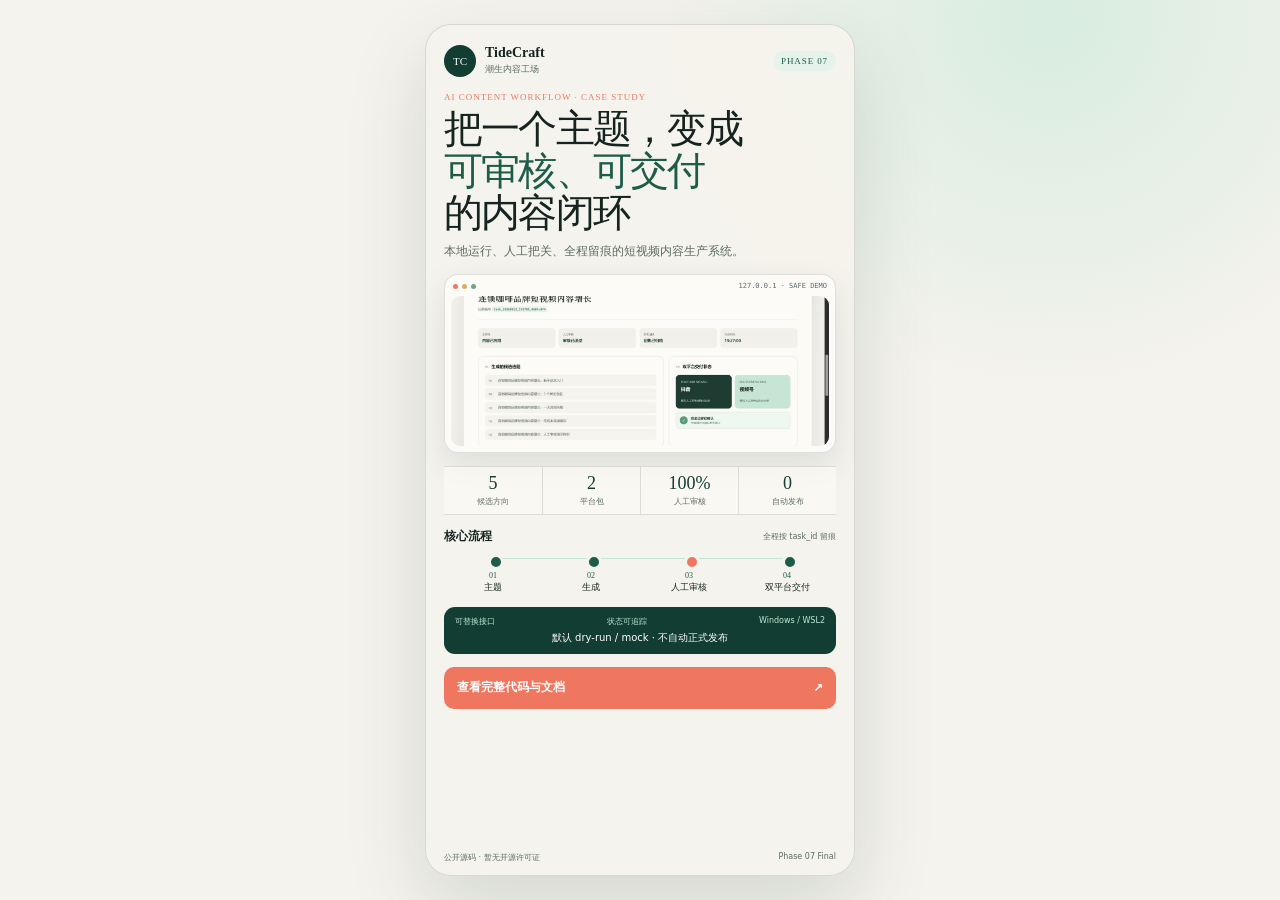
<file: apps/portfolio/index.html>
<!doctype html>
<html lang="zh-CN">
  <head>
    <meta charset="utf-8">
    <meta name="viewport" content="width=device-width, initial-scale=1">
    <meta
      name="description"
      content="潮生内容工场 TideCraft：本地运行、人工审核、全程可追踪的短视频内容生产闭环。"
    >
    <meta name="theme-color" content="#f5f3ed">
    <title>潮生内容工场 TideCraft｜项目作品集</title>
    <link rel="stylesheet" href="./styles.css">
  </head>
  <body>
    <main class="portfolio" aria-label="潮生内容工场项目作品集">
      <header class="topbar">
        <a class="brand" href="#top" aria-label="潮生内容工场作品集首页">
          <span class="brand-mark" aria-hidden="true">TC</span>
          <span><strong>TideCraft</strong><small>潮生内容工场</small></span>
        </a>
        <span class="phase">PHASE 07</span>
      </header>

      <section class="intro" id="top">
        <p class="eyebrow">AI CONTENT WORKFLOW · CASE STUDY</p>
        <h1>把一个主题，变成<br><em>可审核、可交付</em><br>的内容闭环</h1>
        <p class="summary">本地运行、人工把关、全程留痕的短视频内容生产系统。</p>
      </section>

      <figure class="product-preview">
        <div class="window-bar" aria-hidden="true">
          <i></i><i></i><i></i><span>127.0.0.1 · SAFE DEMO</span>
        </div>
        <img
          src="../../assets/screenshots/customer-demo-workflow.jpg"
          alt="潮生内容工场客户演示结果，展示候选选题、人工审核和双平台交付状态"
          width="1266"
          height="712"
        >
      </figure>

      <section class="metrics" aria-label="项目指标">
        <article><strong>5</strong><span>候选方向</span></article>
        <article><strong>2</strong><span>平台包</span></article>
        <article><strong>100%</strong><span>人工审核</span></article>
        <article><strong>0</strong><span>自动发布</span></article>
      </section>

      <section class="workflow" aria-labelledby="workflow-title">
        <div class="section-title">
          <p id="workflow-title">核心流程</p>
          <span>全程按 task_id 留痕</span>
        </div>
        <ol>
          <li><b>01</b><strong>主题</strong></li>
          <li><b>02</b><strong>生成</strong></li>
          <li class="human"><b>03</b><strong>人工审核</strong></li>
          <li><b>04</b><strong>双平台交付</strong></li>
        </ol>
      </section>

      <section class="boundaries" aria-label="项目能力与安全边界">
        <p><span>可替换接口</span><span>状态可追踪</span><span>Windows / WSL2</span></p>
        <strong>默认 dry-run / mock · 不自动正式发布</strong>
      </section>

      <a
        class="source-button"
        href="https://github.com/JimmiyTan/tidecraft"
        target="_blank"
        rel="noopener noreferrer"
      >查看完整代码与文档 <span aria-hidden="true">↗</span></a>

      <footer>
        <span>公开源码 · 暂无开源许可证</span>
        <span>Phase 07 Final</span>
      </footer>
    </main>
  </body>
</html>
</file>
<file: apps/portfolio/styles.css>
:root {
  --ink: #152420;
  --ink-soft: #5b6a65;
  --paper: #f5f3ed;
  --paper-bright: #fcfbf7;
  --forest: #123d32;
  --forest-bright: #1d5c49;
  --mint: #bfe7d4;
  --mint-soft: #e5f3eb;
  --coral: #ef775f;
  --line: rgba(21, 36, 32, 0.13);
}

* {
  box-sizing: border-box;
}

html,
body {
  margin: 0;
  min-height: 100%;
}

body {
  display: grid;
  min-height: 100svh;
  place-items: center;
  color: var(--ink);
  background:
    radial-gradient(circle at 82% 2%, rgba(191, 231, 212, 0.54), transparent 28%),
    var(--paper);
  font-family: "Microsoft YaHei UI", "PingFang SC", "Noto Sans CJK SC", system-ui, sans-serif;
  -webkit-font-smoothing: antialiased;
}

a {
  color: inherit;
  text-decoration: none;
}

.portfolio {
  display: flex;
  flex-direction: column;
  gap: clamp(9px, 1.45svh, 14px);
  width: min(100%, 430px);
  min-height: 100svh;
  padding: clamp(14px, 2.2svh, 22px) 18px 12px;
  overflow: hidden;
  background: rgba(245, 243, 237, 0.9);
}

.topbar {
  display: flex;
  align-items: center;
  justify-content: space-between;
}

.brand {
  display: inline-flex;
  align-items: center;
  gap: 9px;
}

.brand-mark {
  display: grid;
  width: 32px;
  height: 32px;
  place-items: center;
  color: #fff;
  background: var(--forest);
  border-radius: 50%;
  font-family: Georgia, "Times New Roman", serif;
  font-size: 11px;
}

.brand strong,
.brand small {
  display: block;
}

.brand strong {
  font-family: Georgia, "Times New Roman", serif;
  font-size: 14px;
  line-height: 1.05;
}

.brand small {
  margin-top: 2px;
  color: var(--ink-soft);
  font-size: 9px;
}

.phase {
  padding: 5px 8px;
  color: var(--forest-bright);
  background: var(--mint-soft);
  border-radius: 999px;
  font-family: Georgia, "Times New Roman", serif;
  font-size: 9px;
  letter-spacing: 0.1em;
}

.intro {
  padding-top: 2px;
}

.eyebrow {
  margin: 0 0 6px;
  color: var(--coral);
  font-family: Georgia, "Times New Roman", serif;
  font-size: 9px;
  letter-spacing: 0.11em;
}

h1 {
  margin: 0;
  font-family: "Songti SC", SimSun, Georgia, serif;
  font-size: clamp(30px, 9.4vw, 39px);
  font-weight: 400;
  letter-spacing: -0.045em;
  line-height: 1.08;
}

h1 em {
  color: var(--forest-bright);
  font-style: normal;
}

.summary {
  margin: 8px 0 0;
  color: var(--ink-soft);
  font-size: 12px;
  line-height: 1.55;
}

.product-preview {
  margin: 0;
  padding: 6px;
  background: var(--paper-bright);
  border: 1px solid var(--line);
  border-radius: 14px;
  box-shadow: 0 14px 34px rgba(18, 61, 50, 0.1);
}

.window-bar {
  display: flex;
  align-items: center;
  gap: 4px;
  height: 15px;
  padding: 0 2px 4px;
}

.window-bar i {
  width: 5px;
  height: 5px;
  background: #d6b264;
  border-radius: 50%;
}

.window-bar i:first-child {
  background: var(--coral);
}

.window-bar i:nth-child(3) {
  background: #69a987;
}

.window-bar span {
  margin-left: auto;
  color: var(--ink-soft);
  font-family: Consolas, monospace;
  font-size: 7px;
}

.product-preview img {
  display: block;
  width: 100%;
  height: clamp(106px, 18svh, 150px);
  object-fit: cover;
  object-position: center;
  border-radius: 9px;
}

.metrics {
  display: grid;
  grid-template-columns: repeat(4, 1fr);
  background: rgba(252, 251, 247, 0.7);
  border-top: 1px solid var(--line);
  border-bottom: 1px solid var(--line);
}

.metrics article {
  padding: 7px 2px;
  text-align: center;
}

.metrics article + article {
  border-left: 1px solid var(--line);
}

.metrics strong,
.metrics span {
  display: block;
}

.metrics strong {
  color: var(--forest);
  font-family: Georgia, "Times New Roman", serif;
  font-size: 18px;
  font-weight: 400;
  line-height: 1.1;
}

.metrics span {
  margin-top: 2px;
  color: var(--ink-soft);
  font-size: 8px;
}

.section-title {
  display: flex;
  align-items: center;
  justify-content: space-between;
  margin-bottom: 7px;
}

.section-title p {
  margin: 0;
  font-size: 12px;
  font-weight: 700;
}

.section-title span {
  color: var(--ink-soft);
  font-size: 8px;
}

.workflow ol {
  display: grid;
  grid-template-columns: repeat(4, 1fr);
  margin: 0;
  padding: 0;
  list-style: none;
}

.workflow li {
  position: relative;
  padding-top: 19px;
  text-align: center;
}

.workflow li::before {
  position: absolute;
  top: 6px;
  right: 0;
  left: 0;
  height: 1px;
  content: "";
  background: var(--mint);
}

.workflow li::after {
  position: absolute;
  top: 2px;
  left: calc(50% - 5px);
  width: 10px;
  height: 10px;
  content: "";
  background: var(--forest-bright);
  border: 3px solid var(--paper);
  border-radius: 50%;
}

.workflow li:first-child::before {
  left: 50%;
}

.workflow li:last-child::before {
  right: 50%;
}

.workflow .human::after {
  background: var(--coral);
}

.workflow b,
.workflow strong {
  display: block;
}

.workflow b {
  color: var(--forest-bright);
  font-family: Georgia, "Times New Roman", serif;
  font-size: 8px;
  font-weight: 400;
}

.workflow strong {
  margin-top: 1px;
  font-size: 9px;
  font-weight: 500;
}

.boundaries {
  padding: 9px 11px;
  color: #fff;
  background: var(--forest);
  border-radius: 11px;
}

.boundaries p {
  display: flex;
  justify-content: space-between;
  gap: 4px;
  margin: 0;
  color: var(--mint);
  font-size: 8px;
}

.boundaries strong {
  display: block;
  margin-top: 4px;
  font-size: 10px;
  font-weight: 500;
  text-align: center;
}

.source-button {
  display: flex;
  align-items: center;
  justify-content: space-between;
  min-height: 42px;
  padding: 9px 13px;
  color: #fff;
  background: var(--coral);
  border-radius: 10px;
  font-size: 12px;
  font-weight: 700;
}

.source-button:focus-visible {
  outline: 3px solid var(--mint);
  outline-offset: 2px;
}

footer {
  display: flex;
  justify-content: space-between;
  margin-top: auto;
  color: var(--ink-soft);
  font-size: 8px;
}

@media (min-width: 431px) {
  body {
    padding: 24px;
  }

  .portfolio {
    min-height: min(860px, calc(100svh - 48px));
    border: 1px solid var(--line);
    border-radius: 26px;
    box-shadow: 0 30px 80px rgba(18, 61, 50, 0.15);
  }
}

@media (max-height: 700px) {
  .portfolio {
    gap: 7px;
    padding-block: 10px 8px;
  }

  .brand-mark {
    width: 28px;
    height: 28px;
  }

  .summary {
    margin-top: 5px;
  }

  .product-preview img {
    height: 98px;
  }

  .metrics article {
    padding-block: 5px;
  }

  .boundaries {
    padding-block: 7px;
  }

  .source-button {
    min-height: 36px;
    padding-block: 7px;
  }
}

@media (max-height: 610px) {
  .summary,
  .window-bar span,
  .section-title span,
  footer {
    display: none;
  }

  h1 {
    font-size: 29px;
  }

  .product-preview img {
    height: 86px;
  }
}

@media (prefers-reduced-motion: reduce) {
  * {
    scroll-behavior: auto !important;
  }
}
</file>
